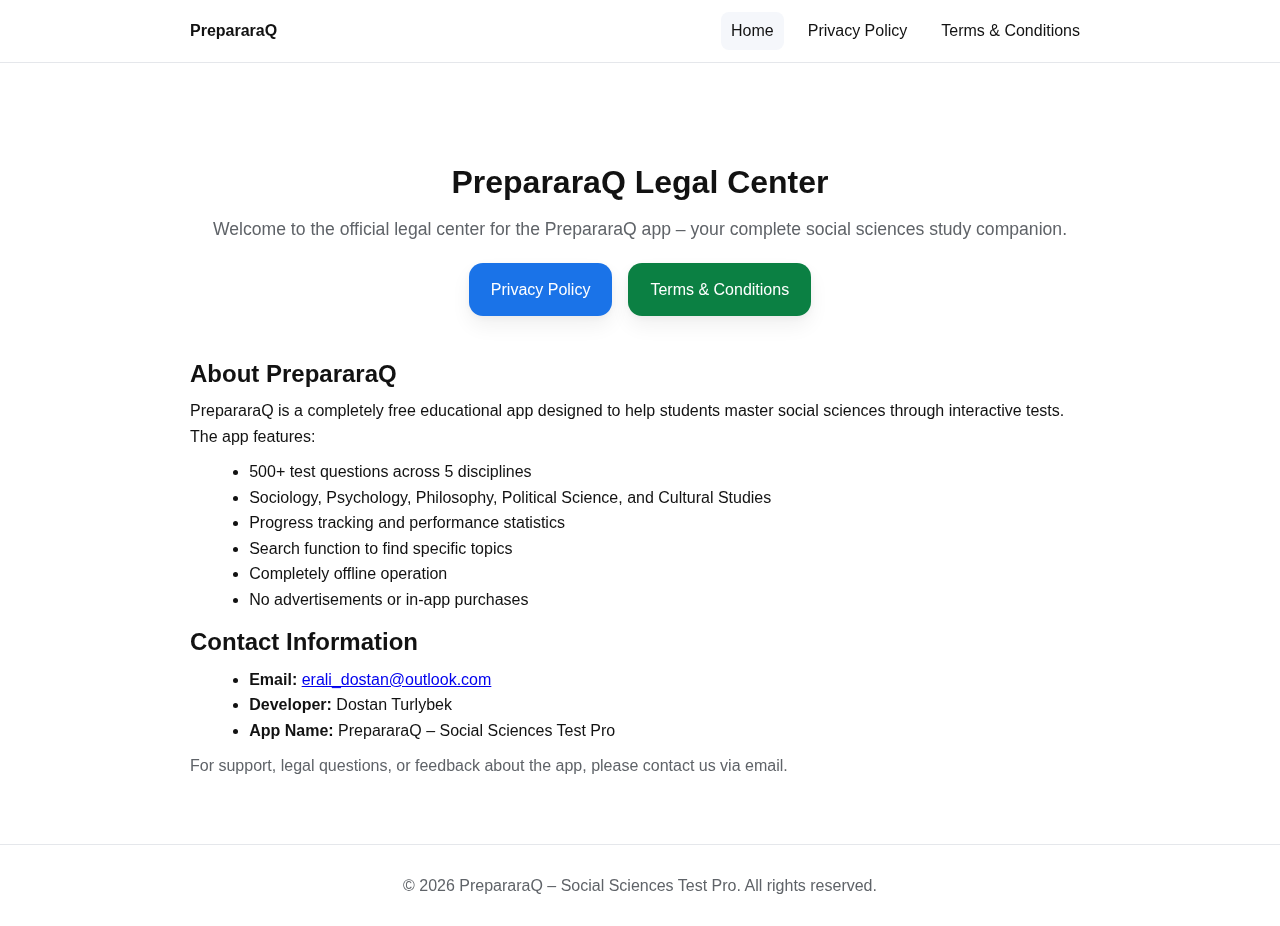
<file: index.html>
<!DOCTYPE html>
<html lang="en">
<head>
  <meta charset="UTF-8">
  <meta name="viewport" content="width=device-width, initial-scale=1.0">
  <title>PrepararaQ – Social Sciences Test App Legal Center</title>
  <link rel="stylesheet" href="style.css">
  <meta name="description" content="PrepararaQ Legal Center: Privacy Policy and Terms & Conditions for the PrepararaQ iOS app.">
</head>
<body>
  <header class="site-header">
    <nav class="nav">
      <a href="index.html" class="nav__logo" aria-label="PrepararaQ Home">PrepararaQ</a>
      <div class="nav__links">
        <a href="index.html" class="nav__link" aria-current="page">Home</a>
        <a href="privacy.html" class="nav__link">Privacy Policy</a>
        <a href="terms.html" class="nav__link">Terms &amp; Conditions</a>
      </div>
    </nav>
  </header>

  <main class="container">
    <section class="hero">
      <h1>PrepararaQ Legal Center</h1>
      <p class="lead">Welcome to the official legal center for the PrepararaQ app – your complete social sciences study companion.</p>
      <div class="cta-buttons">
        <a class="button button--primary" href="privacy.html">Privacy Policy</a>
        <a class="button button--secondary" href="terms.html">Terms &amp; Conditions</a>
      </div>
    </section>

    <section class="app-description">
      <h2>About PrepararaQ</h2>
      <p>PrepararaQ is a completely free educational app designed to help students master social sciences through interactive tests. The app features:</p>
      <ul class="feature-list">
        <li>500+ test questions across 5 disciplines</li>
        <li>Sociology, Psychology, Philosophy, Political Science, and Cultural Studies</li>
        <li>Progress tracking and performance statistics</li>
        <li>Search function to find specific topics</li>
        <li>Completely offline operation</li>
        <li>No advertisements or in-app purchases</li>
      </ul>
    </section>

    <section class="contact">
      <h2>Contact Information</h2>
      <ul class="contact-list">
        <li><strong>Email:</strong> <a href="mailto:erali_dostan@outlook.com">erali_dostan@outlook.com</a></li>
        <li><strong>Developer:</strong> Dostan Turlybek</li>
        <li><strong>App Name:</strong> PrepararaQ – Social Sciences Test Pro</li>
      </ul>
      <p class="muted">For support, legal questions, or feedback about the app, please contact us via email.</p>
    </section>
  </main>

  <footer class="site-footer">
    <p>&copy; <span id="year"></span> PrepararaQ – Social Sciences Test Pro. All rights reserved.</p>
  </footer>

  <script>
    document.getElementById('year').textContent = new Date().getFullYear();
  </script>
</body>
</html>
</file>
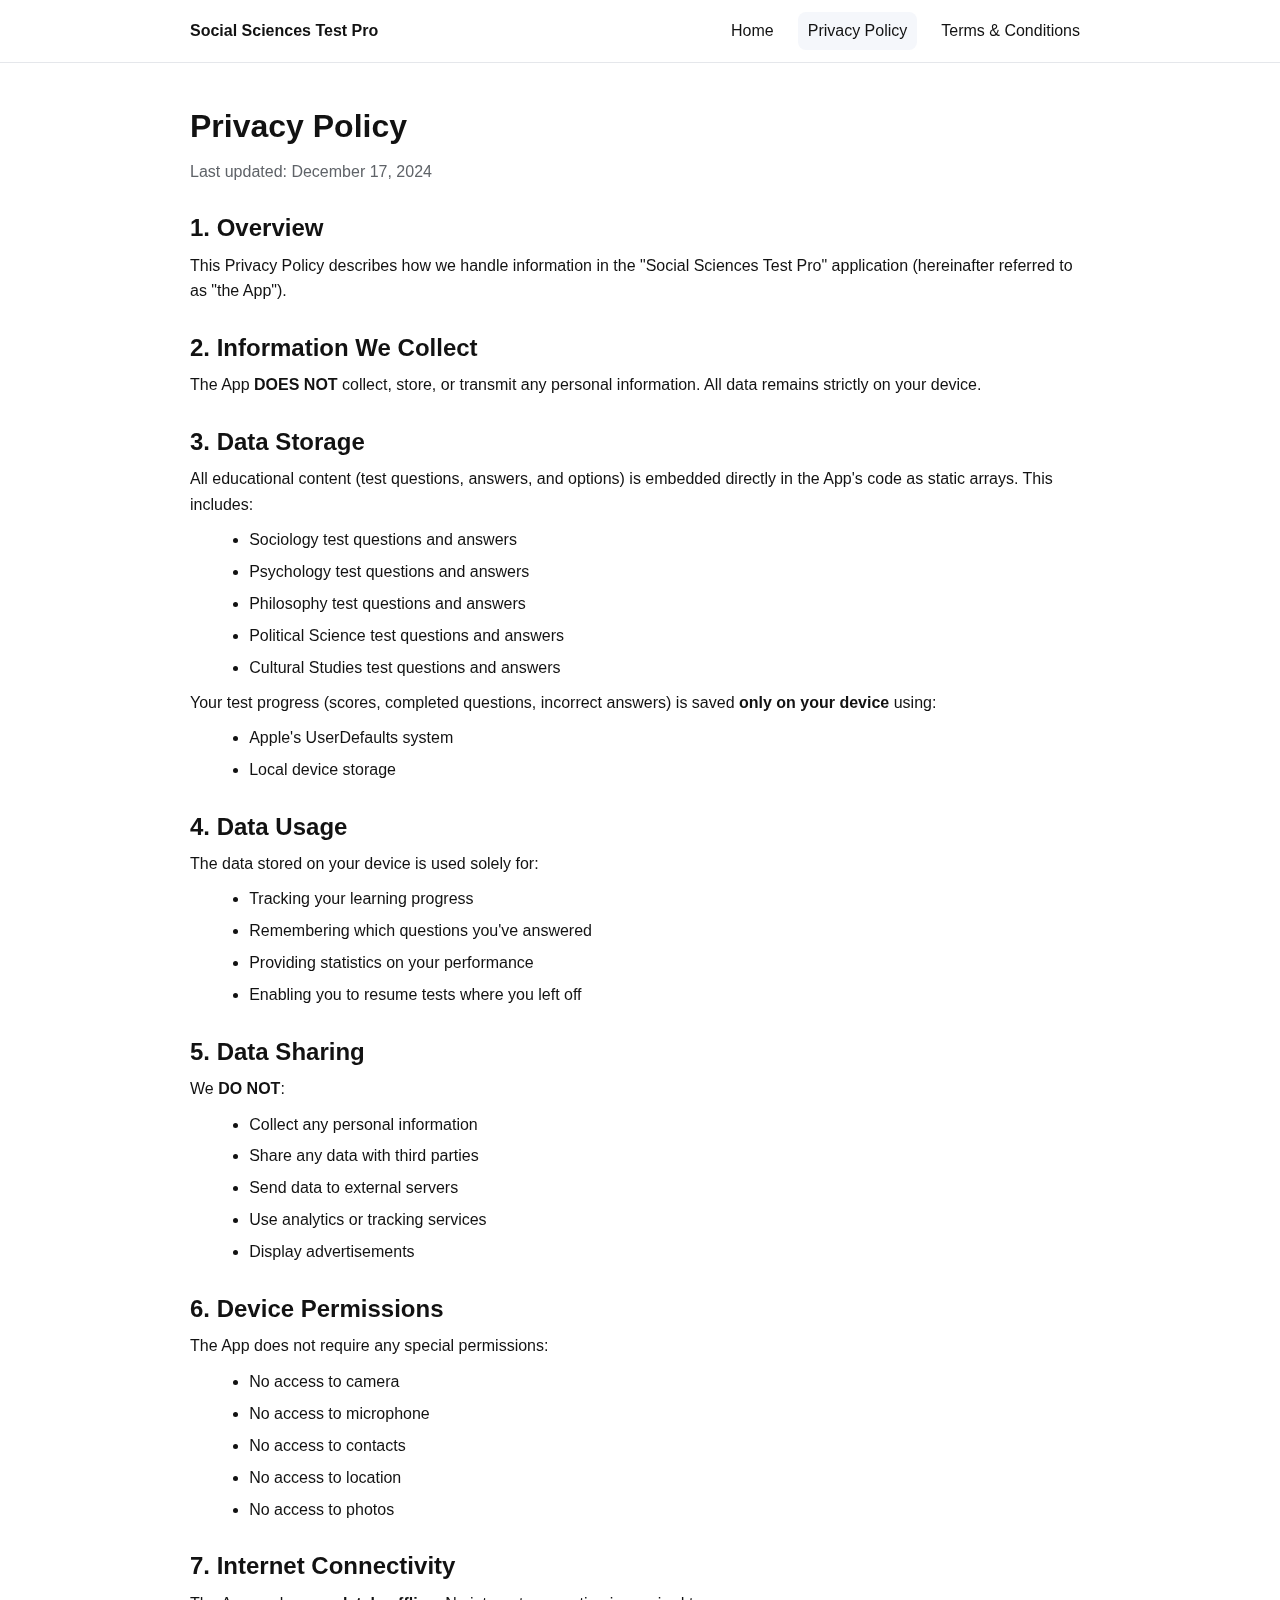
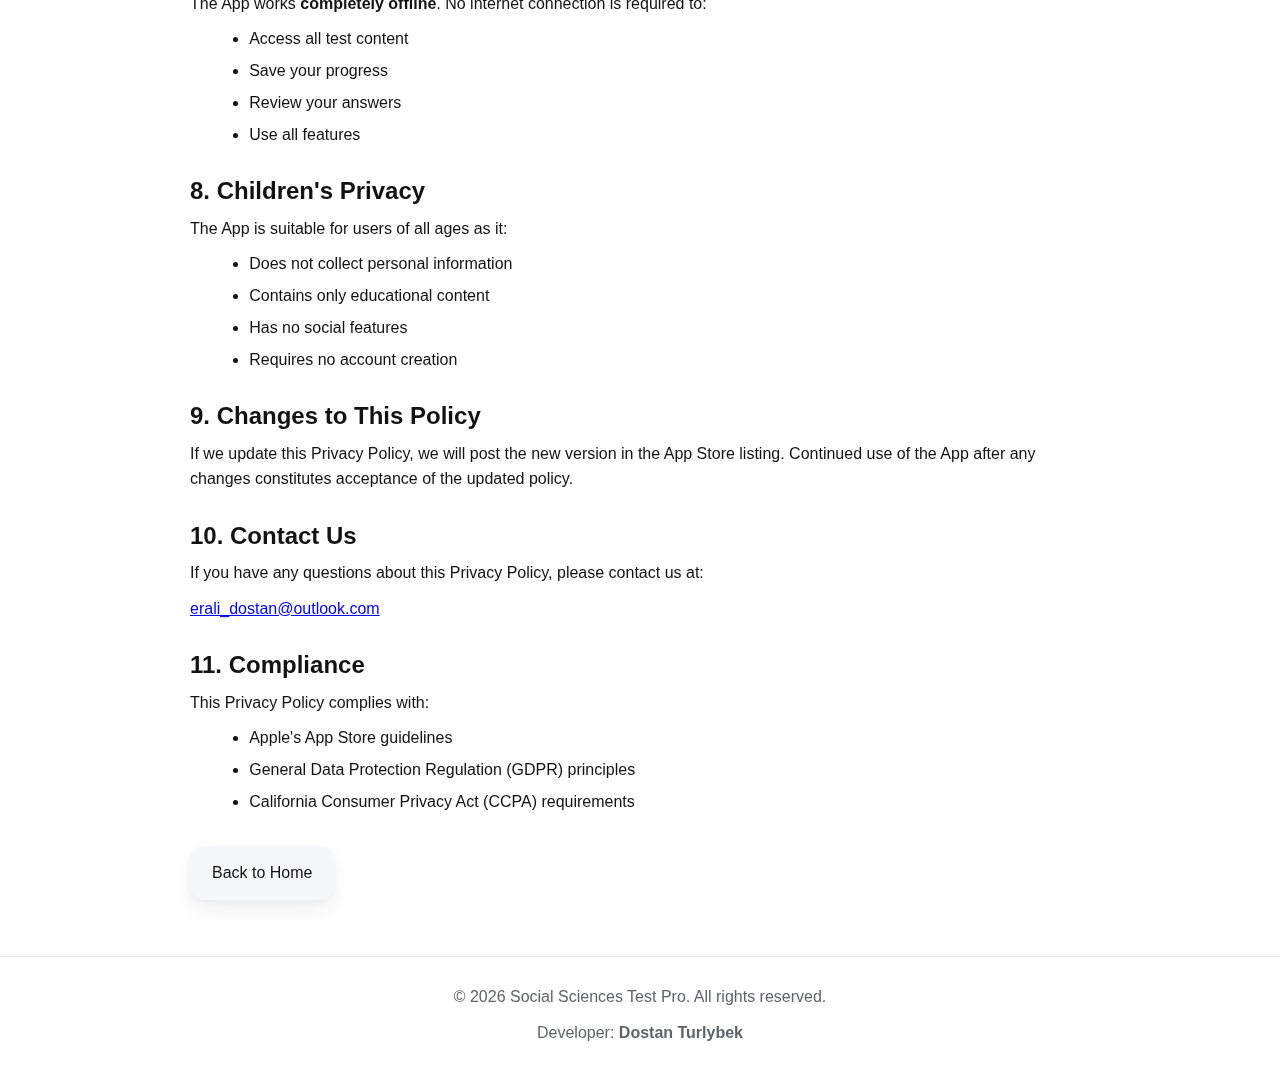
<file: privacy.html>
<!DOCTYPE html>
<html lang="en">
<head>
  <meta charset="UTF-8">
  <meta name="viewport" content="width=device-width, initial-scale=1.0">
  <title>Privacy Policy — Social Sciences Test Pro</title>
  <link rel="stylesheet" href="style.css">
  <meta name="description" content="Privacy Policy for the Social Sciences Test Pro iOS app.">
</head>
<body>
  <header class="site-header">
    <nav class="nav">
      <a href="index.html" class="nav__logo" aria-label="Social Sciences Test Pro Home">Social Sciences Test Pro</a>
      <div class="nav__links">
        <a href="index.html" class="nav__link">Home</a>
        <a href="privacy.html" class="nav__link" aria-current="page">Privacy Policy</a>
        <a href="terms.html" class="nav__link">Terms &amp; Conditions</a>
      </div>
    </nav>
  </header>

  <main class="container legal">
    <h1>Privacy Policy</h1>
    <p class="muted">Last updated: December 17, 2024</p>

    <section>
      <h2>1. Overview</h2>
      <p>This Privacy Policy describes how we handle information in the "Social Sciences Test Pro" application (hereinafter referred to as "the App").</p>
    </section>

    <section>
      <h2>2. Information We Collect</h2>
      <p>The App <strong>DOES NOT</strong> collect, store, or transmit any personal information. All data remains strictly on your device.</p>
    </section>

    <section>
      <h2>3. Data Storage</h2>
      <p>All educational content (test questions, answers, and options) is embedded directly in the App's code as static arrays. This includes:</p>
      <ul>
        <li>Sociology test questions and answers</li>
        <li>Psychology test questions and answers</li>
        <li>Philosophy test questions and answers</li>
        <li>Political Science test questions and answers</li>
        <li>Cultural Studies test questions and answers</li>
      </ul>
      <p>Your test progress (scores, completed questions, incorrect answers) is saved <strong>only on your device</strong> using:</p>
      <ul>
        <li>Apple's UserDefaults system</li>
        <li>Local device storage</li>
      </ul>
    </section>

    <section>
      <h2>4. Data Usage</h2>
      <p>The data stored on your device is used solely for:</p>
      <ul>
        <li>Tracking your learning progress</li>
        <li>Remembering which questions you've answered</li>
        <li>Providing statistics on your performance</li>
        <li>Enabling you to resume tests where you left off</li>
      </ul>
    </section>

    <section>
      <h2>5. Data Sharing</h2>
      <p>We <strong>DO NOT</strong>:</p>
      <ul>
        <li>Collect any personal information</li>
        <li>Share any data with third parties</li>
        <li>Send data to external servers</li>
        <li>Use analytics or tracking services</li>
        <li>Display advertisements</li>
      </ul>
    </section>

    <section>
      <h2>6. Device Permissions</h2>
      <p>The App does not require any special permissions:</p>
      <ul>
        <li>No access to camera</li>
        <li>No access to microphone</li>
        <li>No access to contacts</li>
        <li>No access to location</li>
        <li>No access to photos</li>
      </ul>
    </section>

    <section>
      <h2>7. Internet Connectivity</h2>
      <p>The App works <strong>completely offline</strong>. No internet connection is required to:</p>
      <ul>
        <li>Access all test content</li>
        <li>Save your progress</li>
        <li>Review your answers</li>
        <li>Use all features</li>
      </ul>
    </section>

    <section>
      <h2>8. Children's Privacy</h2>
      <p>The App is suitable for users of all ages as it:</p>
      <ul>
        <li>Does not collect personal information</li>
        <li>Contains only educational content</li>
        <li>Has no social features</li>
        <li>Requires no account creation</li>
      </ul>
    </section>

    <section>
      <h2>9. Changes to This Policy</h2>
      <p>If we update this Privacy Policy, we will post the new version in the App Store listing. Continued use of the App after any changes constitutes acceptance of the updated policy.</p>
    </section>

    <section>
      <h2>10. Contact Us</h2>
      <p>If you have any questions about this Privacy Policy, please contact us at:</p>
      <p><a href="mailto:erali_dostan@outlook.com">erali_dostan@outlook.com</a></p>
    </section>

    <section>
      <h2>11. Compliance</h2>
      <p>This Privacy Policy complies with:</p>
      <ul>
        <li>Apple's App Store guidelines</li>
        <li>General Data Protection Regulation (GDPR) principles</li>
        <li>California Consumer Privacy Act (CCPA) requirements</li>
      </ul>
    </section>

    <div class="back">
      <a class="button" href="index.html">Back to Home</a>
    </div>
  </main>

  <footer class="site-footer">
    <p>&copy; <span id="year"></span> Social Sciences Test Pro. All rights reserved.</p>
    <p>Developer: <strong>Dostan Turlybek</strong></p>
  </footer>

  <script>
    document.getElementById('year').textContent = new Date().getFullYear();
  </script>
</body>
</html>
</file>
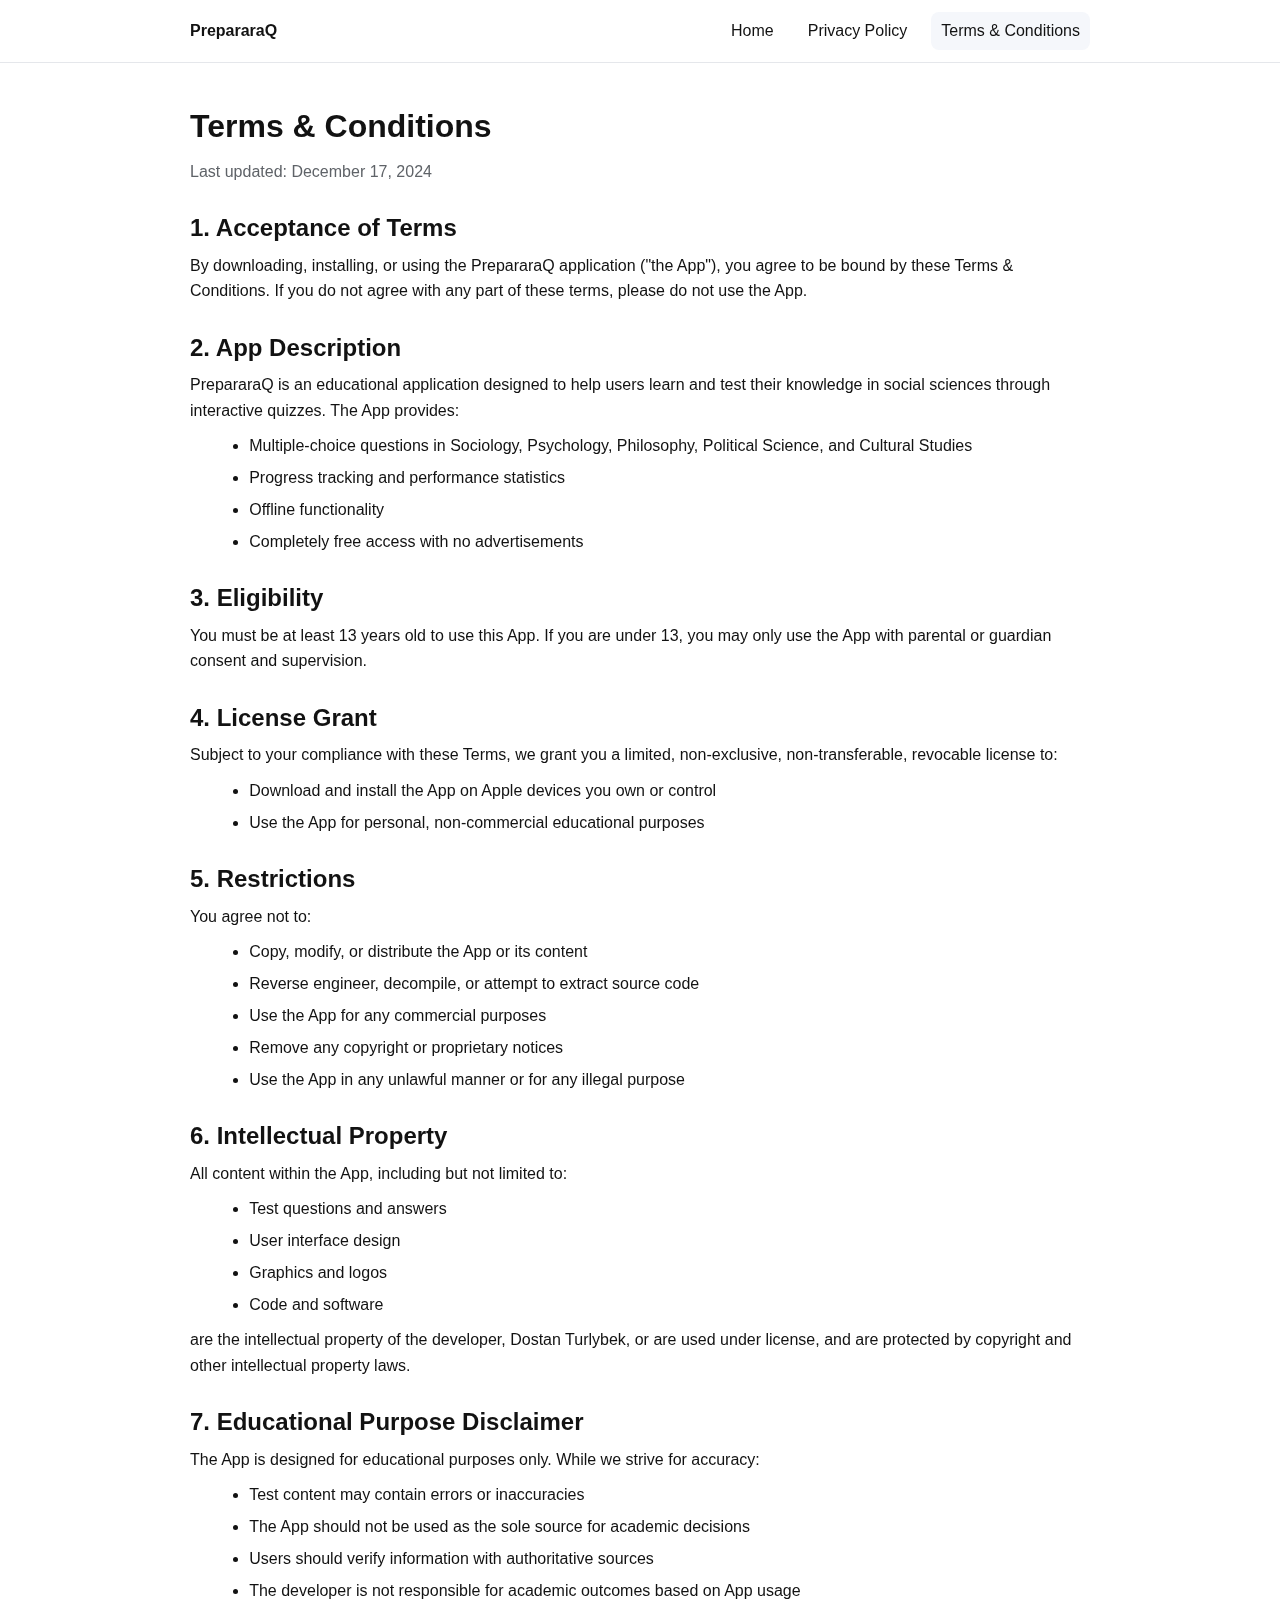
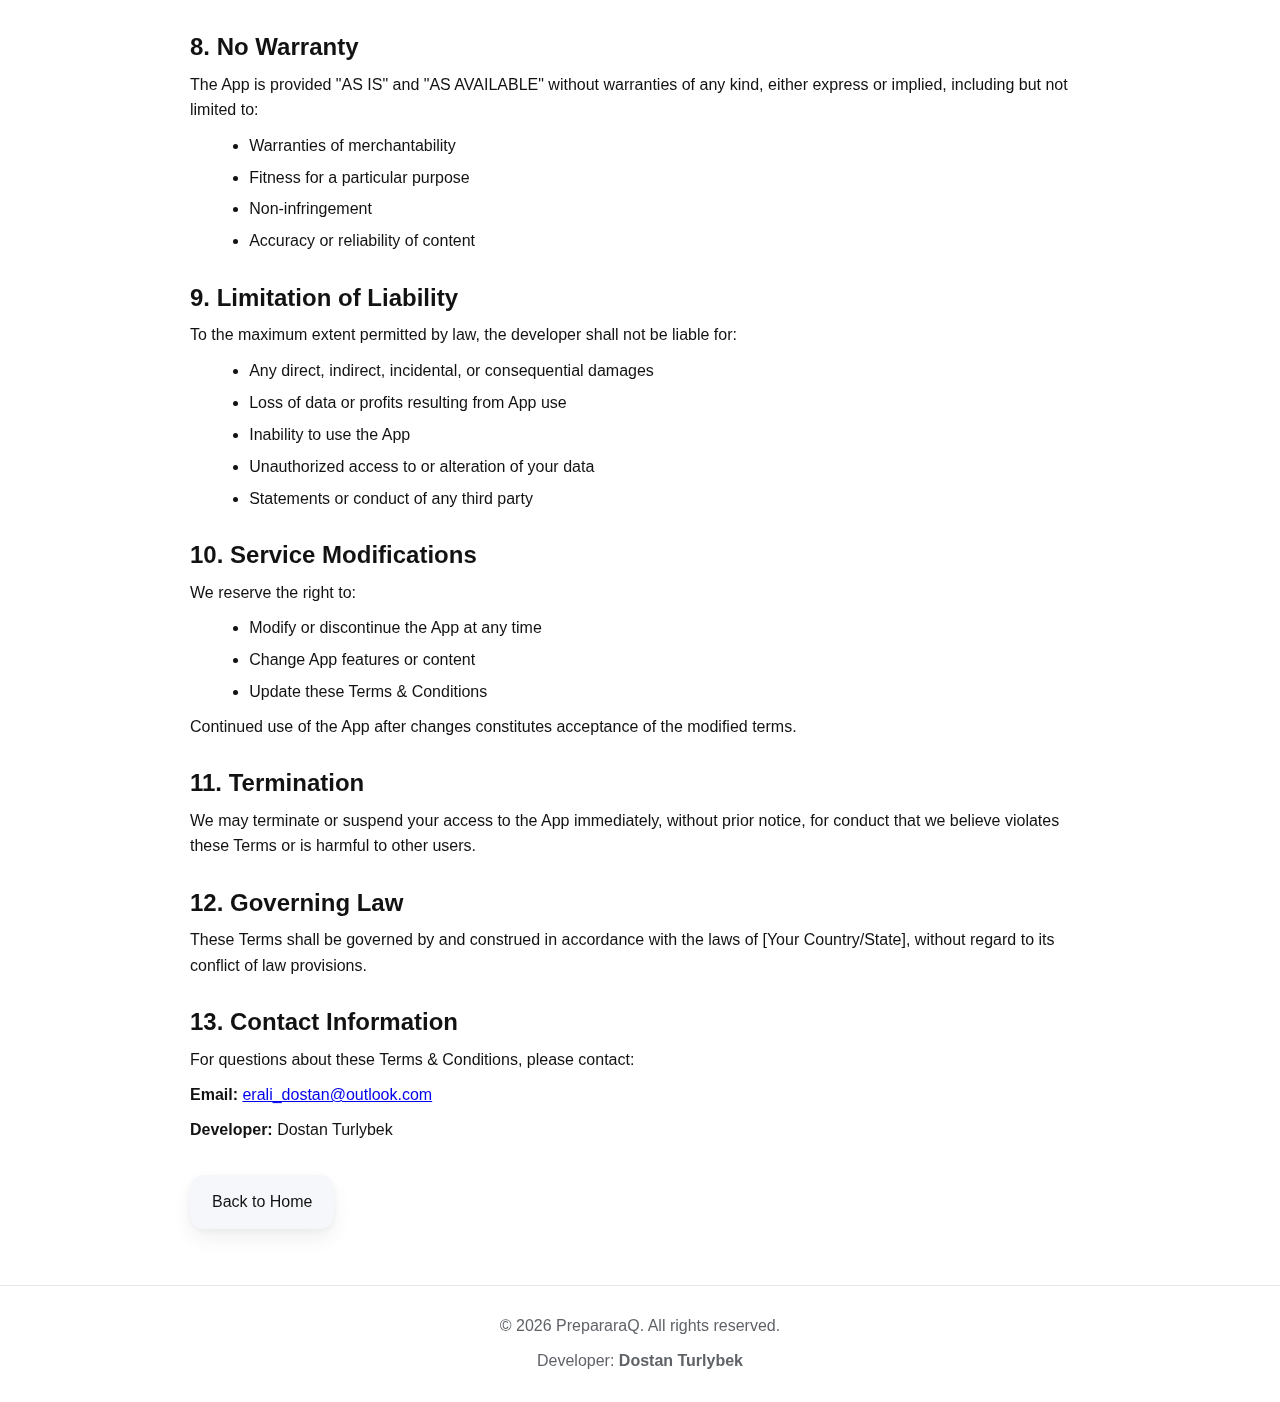
<file: terms.html>
<!DOCTYPE html>
<html lang="en">
<head>
  <meta charset="UTF-8">
  <meta name="viewport" content="width=device-width, initial-scale=1.0">
  <title>Terms & Conditions — PrepararaQ</title>
  <link rel="stylesheet" href="style.css">
  <meta name="description" content="Terms & Conditions for the PrepararaQ iOS app.">
</head>
<body>
  <header class="site-header">
    <nav class="nav">
      <a href="index.html" class="nav__logo" aria-label="PrepararaQ Home">PrepararaQ</a>
      <div class="nav__links">
        <a href="index.html" class="nav__link">Home</a>
        <a href="privacy.html" class="nav__link">Privacy Policy</a>
        <a href="terms.html" class="nav__link" aria-current="page">Terms &amp; Conditions</a>
      </div>
    </nav>
  </header>

  <main class="container legal">
    <h1>Terms & Conditions</h1>
    <p class="muted">Last updated: December 17, 2024</p>

    <section>
      <h2>1. Acceptance of Terms</h2>
      <p>By downloading, installing, or using the PrepararaQ application ("the App"), you agree to be bound by these Terms & Conditions. If you do not agree with any part of these terms, please do not use the App.</p>
    </section>

    <section>
      <h2>2. App Description</h2>
      <p>PrepararaQ is an educational application designed to help users learn and test their knowledge in social sciences through interactive quizzes. The App provides:</p>
      <ul>
        <li>Multiple-choice questions in Sociology, Psychology, Philosophy, Political Science, and Cultural Studies</li>
        <li>Progress tracking and performance statistics</li>
        <li>Offline functionality</li>
        <li>Completely free access with no advertisements</li>
      </ul>
    </section>

    <section>
      <h2>3. Eligibility</h2>
      <p>You must be at least 13 years old to use this App. If you are under 13, you may only use the App with parental or guardian consent and supervision.</p>
    </section>

    <section>
      <h2>4. License Grant</h2>
      <p>Subject to your compliance with these Terms, we grant you a limited, non-exclusive, non-transferable, revocable license to:</p>
      <ul>
        <li>Download and install the App on Apple devices you own or control</li>
        <li>Use the App for personal, non-commercial educational purposes</li>
      </ul>
    </section>

    <section>
      <h2>5. Restrictions</h2>
      <p>You agree not to:</p>
      <ul>
        <li>Copy, modify, or distribute the App or its content</li>
        <li>Reverse engineer, decompile, or attempt to extract source code</li>
        <li>Use the App for any commercial purposes</li>
        <li>Remove any copyright or proprietary notices</li>
        <li>Use the App in any unlawful manner or for any illegal purpose</li>
      </ul>
    </section>

    <section>
      <h2>6. Intellectual Property</h2>
      <p>All content within the App, including but not limited to:</p>
      <ul>
        <li>Test questions and answers</li>
        <li>User interface design</li>
        <li>Graphics and logos</li>
        <li>Code and software</li>
      </ul>
      <p>are the intellectual property of the developer, Dostan Turlybek, or are used under license, and are protected by copyright and other intellectual property laws.</p>
    </section>

    <section>
      <h2>7. Educational Purpose Disclaimer</h2>
      <p>The App is designed for educational purposes only. While we strive for accuracy:</p>
      <ul>
        <li>Test content may contain errors or inaccuracies</li>
        <li>The App should not be used as the sole source for academic decisions</li>
        <li>Users should verify information with authoritative sources</li>
        <li>The developer is not responsible for academic outcomes based on App usage</li>
      </ul>
    </section>

    <section>
      <h2>8. No Warranty</h2>
      <p>The App is provided "AS IS" and "AS AVAILABLE" without warranties of any kind, either express or implied, including but not limited to:</p>
      <ul>
        <li>Warranties of merchantability</li>
        <li>Fitness for a particular purpose</li>
        <li>Non-infringement</li>
        <li>Accuracy or reliability of content</li>
      </ul>
    </section>

    <section>
      <h2>9. Limitation of Liability</h2>
      <p>To the maximum extent permitted by law, the developer shall not be liable for:</p>
      <ul>
        <li>Any direct, indirect, incidental, or consequential damages</li>
        <li>Loss of data or profits resulting from App use</li>
        <li>Inability to use the App</li>
        <li>Unauthorized access to or alteration of your data</li>
        <li>Statements or conduct of any third party</li>
      </ul>
    </section>

    <section>
      <h2>10. Service Modifications</h2>
      <p>We reserve the right to:</p>
      <ul>
        <li>Modify or discontinue the App at any time</li>
        <li>Change App features or content</li>
        <li>Update these Terms & Conditions</li>
      </ul>
      <p>Continued use of the App after changes constitutes acceptance of the modified terms.</p>
    </section>

    <section>
      <h2>11. Termination</h2>
      <p>We may terminate or suspend your access to the App immediately, without prior notice, for conduct that we believe violates these Terms or is harmful to other users.</p>
    </section>

    <section>
      <h2>12. Governing Law</h2>
      <p>These Terms shall be governed by and construed in accordance with the laws of [Your Country/State], without regard to its conflict of law provisions.</p>
    </section>

    <section>
      <h2>13. Contact Information</h2>
      <p>For questions about these Terms & Conditions, please contact:</p>
      <p><strong>Email:</strong> <a href="mailto:erali_dostan@outlook.com">erali_dostan@outlook.com</a></p>
      <p><strong>Developer:</strong> Dostan Turlybek</p>
    </section>

    <div class="back">
      <a class="button" href="index.html">Back to Home</a>
    </div>
  </main>

  <footer class="site-footer">
    <p>&copy; <span id="year"></span> PrepararaQ. All rights reserved.</p>
    <p>Developer: <strong>Dostan Turlybek</strong></p>
  </footer>

  <script>
    document.getElementById('year').textContent = new Date().getFullYear();
  </script>
</body>
</html>
</file>
<file: style.css>
/* Base */
:root {
  --bg: #ffffff;
  --text: #121212;
  --muted: #5f6368;
  --primary: #1a73e8;
  --primary-contrast: #ffffff;
  --secondary: #0b8043;
  --surface: #f5f7fb;
  --border: #e5e7eb;
  --shadow: 0 10px 20px rgba(0,0,0,0.06), 0 2px 6px rgba(0,0,0,0.04);
}

html, body {
  padding: 0;
  margin: 0;
  background: var(--bg);
  color: var(--text);
  font-family: -apple-system, BlinkMacSystemFont, "Segoe UI", Roboto, Helvetica, Arial, sans-serif;
  line-height: 1.6;
}

.container {
  max-width: 900px;
  margin: 0 auto;
  padding: 24px 20px 56px;
}

h1, h2, h3 {
  line-height: 1.25;
  margin: 0.6em 0 0.4em;
}

p { margin: 0.6em 0; }
ul { margin: 0.6em 0 0.6em 1.2em; }

.muted { color: var(--muted); }

/* Nav */
.site-header {
  position: sticky;
  top: 0;
  background: rgba(255,255,255,0.9);
  backdrop-filter: saturate(120%) blur(10px);
  border-bottom: 1px solid var(--border);
  z-index: 10;
}

.nav {
  display: flex;
  align-items: center;
  justify-content: space-between;
  max-width: 900px;
  margin: 0 auto;
  padding: 12px 20px;
}

.nav__logo {
  font-weight: 700;
  text-decoration: none;
  color: var(--text);
}

.nav__links { display: flex; gap: 14px; }
.nav__link {
  color: var(--text);
  text-decoration: none;
  padding: 6px 10px;
  border-radius: 8px;
}
.nav__link[aria-current="page"] {
  background: var(--surface);
}
.nav__link:hover { color: var(--primary); }

/* Hero */
.hero {
  text-align: center;
  padding: 56px 0 28px;
}
.lead { font-size: 1.1rem; color: var(--muted); }

.cta-buttons {
  display: flex;
  justify-content: center;
  gap: 16px;
  margin-top: 20px;
  flex-wrap: wrap;
}

.button {
  display: inline-block;
  padding: 14px 22px;
  border-radius: 14px;
  text-decoration: none;
  color: var(--text);
  background: var(--surface);
  box-shadow: var(--shadow);
  transition: transform 0.15s ease, box-shadow 0.15s ease, background 0.15s ease, color 0.15s ease;
}
.button:hover {
  transform: translateY(-2px);
  box-shadow: 0 14px 28px rgba(0,0,0,0.08), 0 10px 10px rgba(0,0,0,0.04);
}
.button--primary { background: var(--primary); color: var(--primary-contrast); }
.button--primary:hover { background: #166ad6; }
.button--secondary { background: var(--secondary); color: var(--primary-contrast); }
.button--secondary:hover { background: #0a6f39; }

/* Legal */
.legal h2 { margin-top: 1.2em; }
.legal ul li { margin: 0.4em 0; }
.back { margin-top: 32px; }

/* Footer */
.site-footer {
  border-top: 1px solid var(--border);
  padding: 18px 20px;
  text-align: center;
  color: var(--muted);
}

/* Responsive */
@media (max-width: 640px) {
  html, body { font-size: 16px; }
  .nav { padding: 12px 14px; }
  .nav__links { gap: 8px; }
  .nav__link { padding: 8px 10px; }
  .container { padding: 20px 16px 56px; }
  .hero { padding: 40px 0 20px; }
  .lead { font-size: 1rem; }
  .cta-buttons { gap: 12px; }
  .button { width: 100%; text-align: center; padding: 16px 20px; border-radius: 16px; }
  .legal ul { margin-left: 1em; }
}

/* Very small phones */
@media (max-width: 360px) {
  .nav__links { flex-wrap: wrap; }
  .nav__link { flex: 1 1 auto; text-align: center; }
  .cta-buttons { gap: 10px; }
}
</file>
